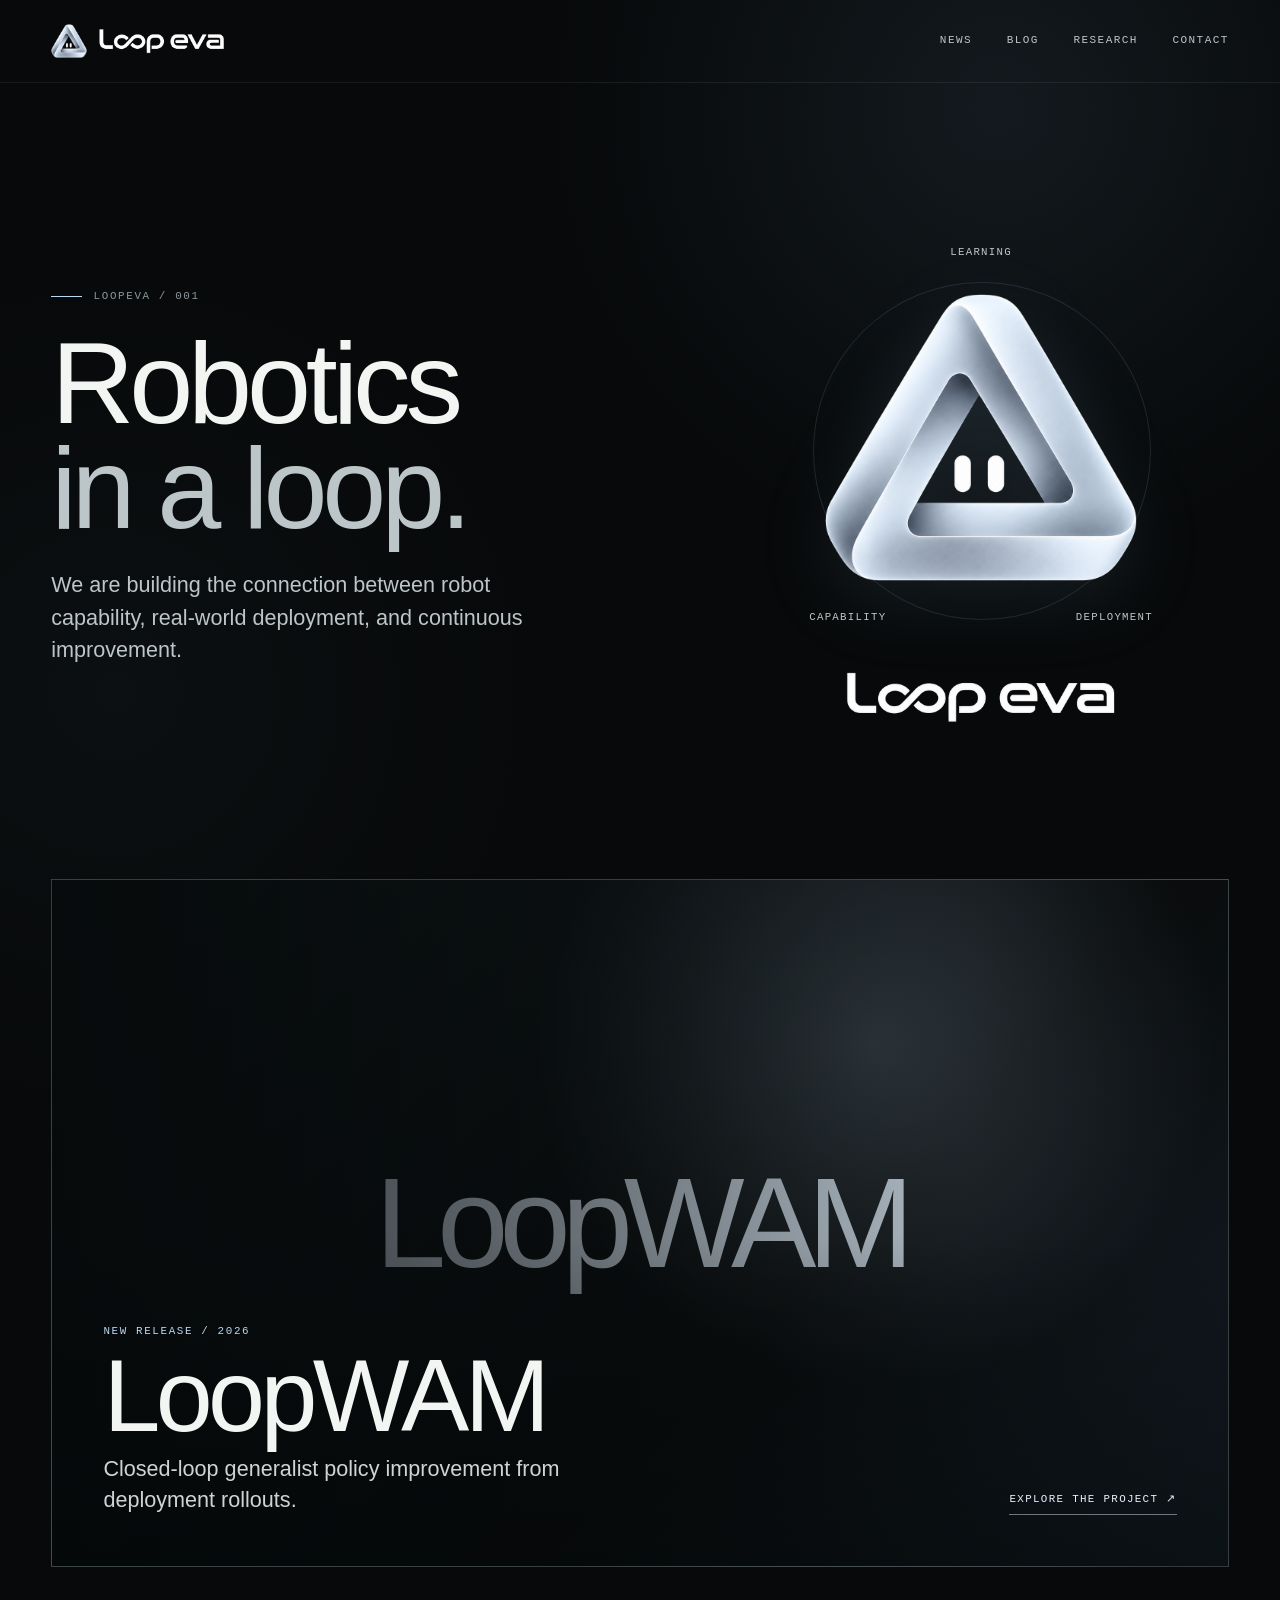
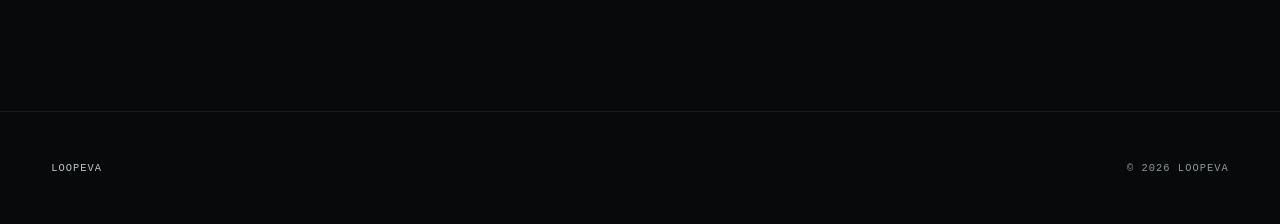
<file: index.html>
<!doctype html>
<html lang="en">
  <head>
    <meta charset="utf-8" />
    <meta name="viewport" content="width=device-width, initial-scale=1" />
    <meta name="description" content="LoopEva builds the connection between robot capability, real-world deployment, and continuous improvement." />
    <title>LoopEva — Robotics in a loop</title>
    <link rel="icon" type="image/png" href="assets/loopeva-mark.png" />
    <link rel="stylesheet" href="styles.css" />
  </head>
  <body>
    <header class="site-header">
      <div class="header-inner">
        <a class="brand" href="index.html" aria-label="LoopEva home">
          <img class="brand-icon" src="assets/loopeva-mark.png" alt="" width="836" height="770" />
          <img class="brand-wordmark" src="assets/loopeva-wordmark.png" alt="LoopEva" width="808" height="158" />
        </a>
        <button class="menu-toggle" type="button" aria-expanded="false" aria-controls="site-nav">Menu</button>
        <nav class="site-nav" id="site-nav" aria-label="Primary navigation">
          <a href="#news">News</a>
          <a href="blog/">Blog</a>
          <a href="research/">Research</a>
          <a href="contact/">Contact</a>
        </nav>
      </div>
    </header>

    <main class="page-shell">
      <section class="hero" aria-labelledby="hero-title">
        <div>
          <div class="eyebrow">LoopEva / 001</div>
          <h1 id="hero-title">Robotics<br /><span>in a loop.</span></h1>
          <p class="hero-lede">We are building the connection between robot capability, real-world deployment, and continuous improvement.</p>
        </div>
        <div class="hero-visual" aria-hidden="true">
          <div class="hero-emblem">
            <img class="hero-mark" src="assets/loopeva-mark.png" alt="" width="836" height="770" />
            <span class="hero-corner hero-corner-top">Learning</span>
            <span class="hero-corner hero-corner-left">Capability</span>
            <span class="hero-corner hero-corner-right">Deployment</span>
          </div>
          <img class="hero-wordmark" src="assets/loopeva-wordmark.png" alt="" width="808" height="158" />
        </div>
      </section>

      <section class="release-feed" id="news" aria-label="Latest releases">
        <article class="release-card" aria-labelledby="loopwam-release-title">
          <div class="release-media release-media-video">
            <video
              autoplay
              muted
              loop
              playsinline
              preload="metadata"
              poster="https://loop-wam.github.io/assets/posters/overview.jpg"
              aria-label="LoopWAM overview: multi-task improvement and shirt folding"
            >
              <source src="https://loop-wam.github.io/assets/videos/overview.mp4" type="video/mp4" />
              Your browser does not support embedded video.
            </video>
            <div class="release-media-fallback" aria-hidden="true">
              <span>LoopWAM</span>
            </div>
            <div class="release-overlay">
              <div class="release-overlay-copy">
                <p class="release-status">New release / 2026</p>
                <h2 id="loopwam-release-title">LoopWAM</h2>
                <p>Closed-loop generalist policy improvement from deployment rollouts.</p>
              </div>
              <a class="release-overlay-link" href="https://loop-wam.github.io/" target="_blank" rel="noopener noreferrer">Explore the project <span aria-hidden="true">↗</span></a>
            </div>
          </div>
        </article>
      </section>
    </main>

    <footer class="site-footer">
      <div class="site-footer-inner">
        <p class="footer-mark">LoopEva</p>
        <p>© <span data-year>2026</span> LoopEva</p>
      </div>
    </footer>
    <script src="script.js"></script>
  </body>
</html>
</file>
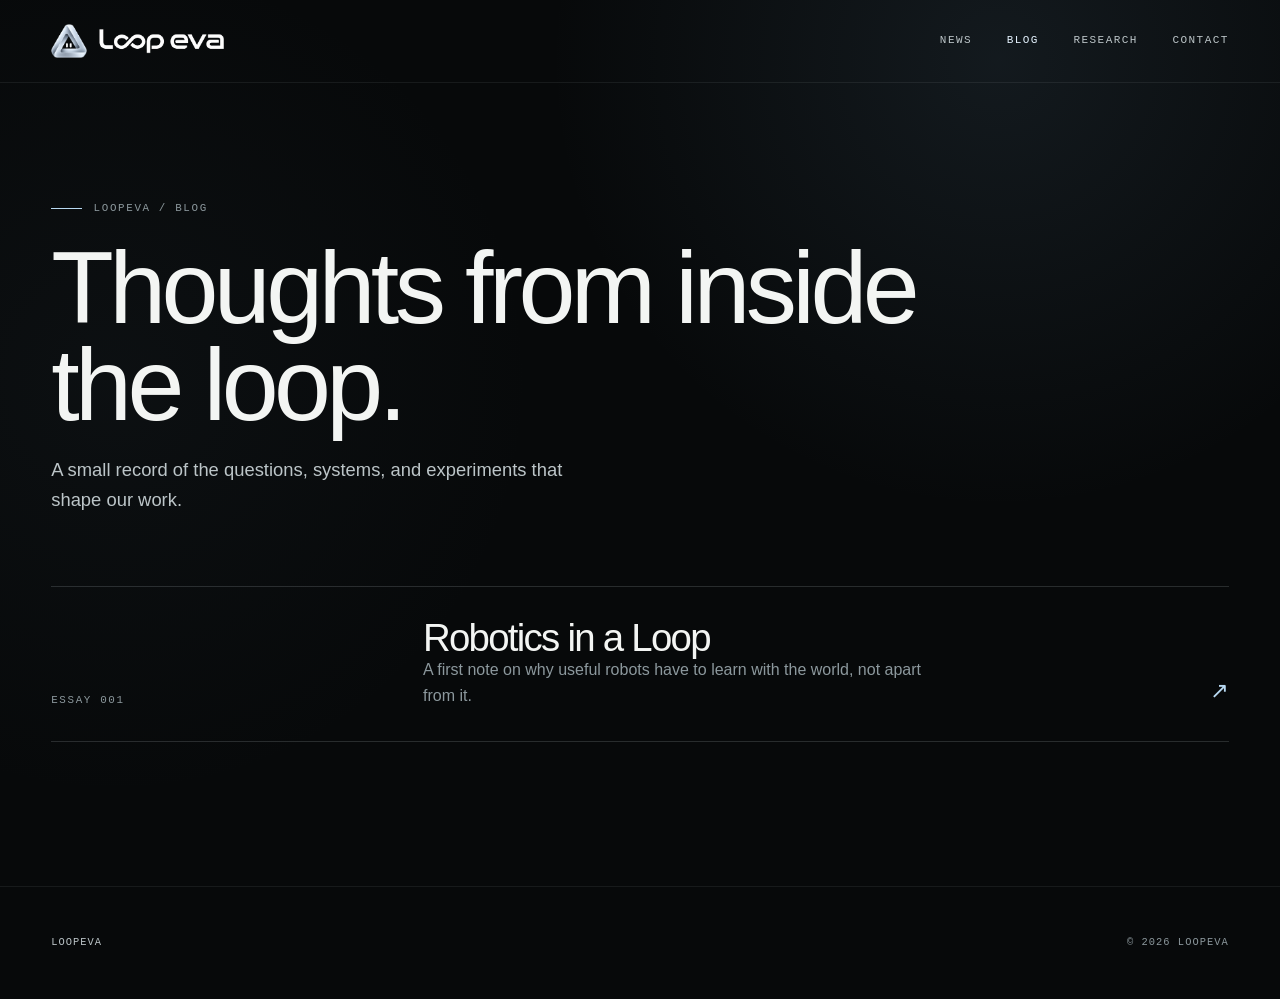
<file: blog/index.html>
<!doctype html>
<html lang="en">
  <head>
    <meta charset="utf-8" />
    <meta name="viewport" content="width=device-width, initial-scale=1" />
    <meta name="description" content="Notes from LoopEva." />
    <title>Blog — LoopEva</title>
    <link rel="icon" type="image/png" href="../assets/loopeva-mark.png" />
    <link rel="stylesheet" href="../styles.css" />
  </head>
  <body>
    <header class="site-header">
      <div class="header-inner">
        <a class="brand" href="../" aria-label="LoopEva home"><img class="brand-icon" src="../assets/loopeva-mark.png" alt="" width="836" height="770" /><img class="brand-wordmark" src="../assets/loopeva-wordmark.png" alt="LoopEva" width="808" height="158" /></a>
        <button class="menu-toggle" type="button" aria-expanded="false" aria-controls="site-nav">Menu</button>
        <nav class="site-nav" id="site-nav" aria-label="Primary navigation">
          <a href="../#news">News</a>
          <a href="./" aria-current="page">Blog</a>
          <a href="../research/">Research</a>
          <a href="../contact/">Contact</a>
        </nav>
      </div>
    </header>

    <main class="page-shell">
      <section class="page-intro">
        <div class="eyebrow">LoopEva / Blog</div>
        <h1>Thoughts from inside the loop.</h1>
        <p>A small record of the questions, systems, and experiments that shape our work.</p>
      </section>

      <section class="post-list" aria-label="Blog posts">
        <a class="post-card" href="robotics-in-a-loop.html">
          <div class="meta">Essay 001</div>
          <div>
            <h2>Robotics in a Loop</h2>
            <p>A first note on why useful robots have to learn with the world, not apart from it.</p>
          </div>
          <span class="arrow" aria-hidden="true">↗</span>
        </a>
      </section>
    </main>

    <footer class="site-footer">
      <div class="site-footer-inner">
        <p class="footer-mark">LoopEva</p>
        <p>© <span data-year>2026</span> LoopEva</p>
      </div>
    </footer>
    <script src="../script.js"></script>
  </body>
</html>
</file>
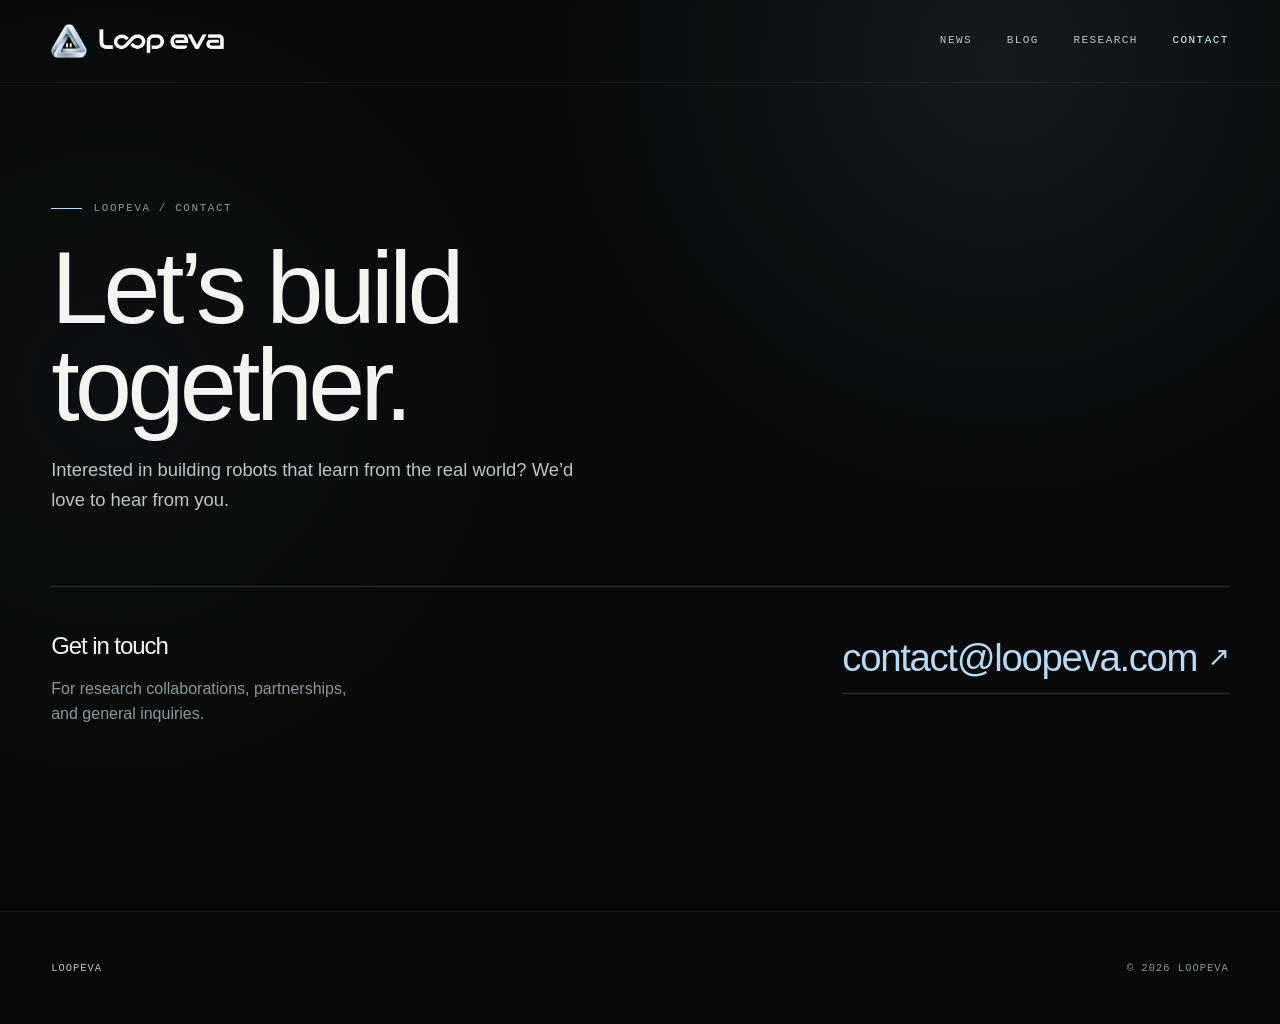
<file: contact/index.html>
<!doctype html>
<html lang="en">
  <head>
    <meta charset="utf-8" />
    <meta name="viewport" content="width=device-width, initial-scale=1" />
    <meta name="description" content="Get in touch with LoopEva for research collaborations, partnerships, and general inquiries at contact@loopeva.com." />
    <title>Contact — LoopEva</title>
    <link rel="icon" type="image/png" href="../assets/loopeva-mark.png" />
    <link rel="stylesheet" href="../styles.css" />
  </head>
  <body>
    <header class="site-header">
      <div class="header-inner">
        <a class="brand" href="../" aria-label="LoopEva home"><img class="brand-icon" src="../assets/loopeva-mark.png" alt="" width="836" height="770" /><img class="brand-wordmark" src="../assets/loopeva-wordmark.png" alt="LoopEva" width="808" height="158" /></a>
        <button class="menu-toggle" type="button" aria-expanded="false" aria-controls="site-nav">Menu</button>
        <nav class="site-nav" id="site-nav" aria-label="Primary navigation">
          <a href="../#news">News</a>
          <a href="../blog/">Blog</a>
          <a href="../research/">Research</a>
          <a href="./" aria-current="page">Contact</a>
        </nav>
      </div>
    </header>

    <main class="page-shell">
      <section class="page-intro">
        <div class="eyebrow">LoopEva / Contact</div>
        <h1>Let’s build<br />together.</h1>
        <p>Interested in building robots that learn from the real world? We’d love to hear from you.</p>
      </section>
      <section class="contact-details" aria-labelledby="contact-email-title">
        <div>
          <h2 id="contact-email-title">Get in touch</h2>
          <p>For research collaborations, partnerships,<br />and general inquiries.</p>
        </div>
        <a class="contact-email" href="mailto:contact@loopeva.com">contact@loopeva.com<span aria-hidden="true">↗</span></a>
      </section>
    </main>

    <footer class="site-footer">
      <div class="site-footer-inner">
        <p class="footer-mark">LoopEva</p>
        <p>© <span data-year>2026</span> LoopEva</p>
      </div>
    </footer>
    <script src="../script.js"></script>
  </body>
</html>
</file>
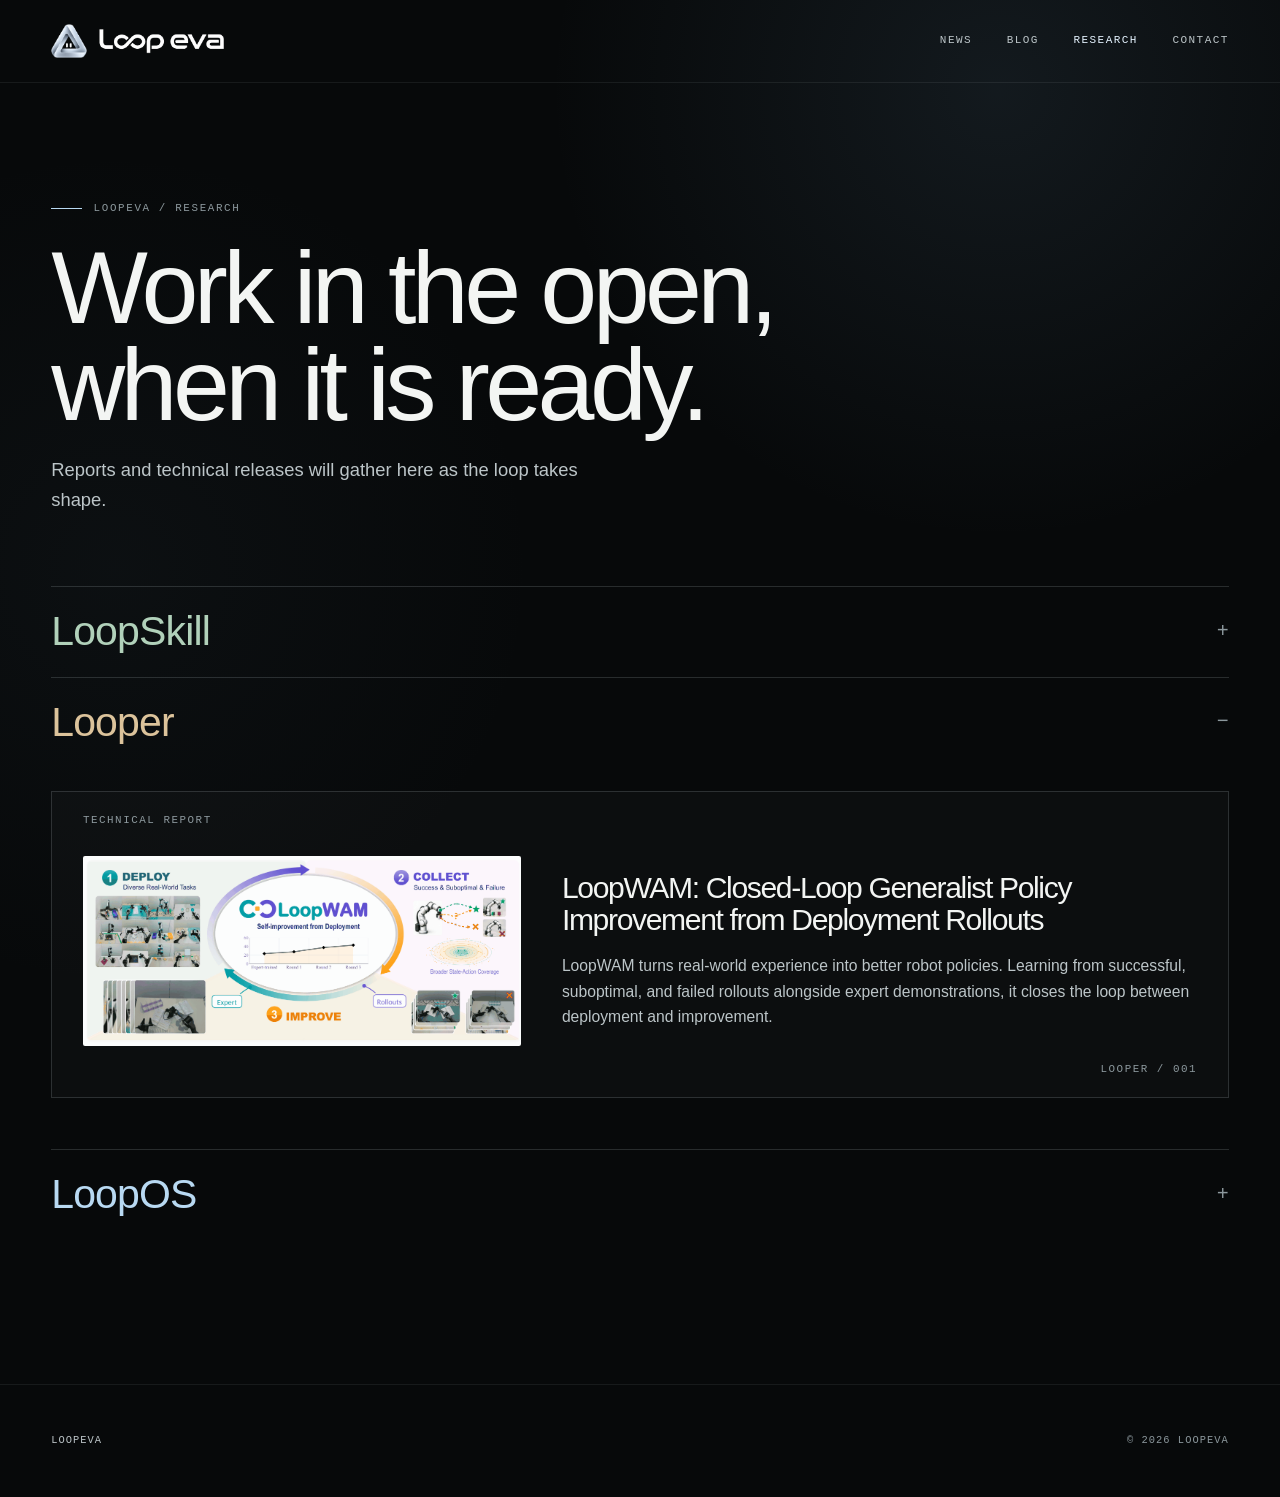
<file: research/index.html>
<!doctype html>
<html lang="en">
  <head>
    <meta charset="utf-8" />
    <meta name="viewport" content="width=device-width, initial-scale=1" />
    <meta name="description" content="Research releases from LoopEva." />
    <title>Research — LoopEva</title>
    <link rel="icon" type="image/png" href="../assets/loopeva-mark.png" />
    <link rel="stylesheet" href="../styles.css" />
  </head>
  <body>
    <header class="site-header">
      <div class="header-inner">
        <a class="brand" href="../" aria-label="LoopEva home"><img class="brand-icon" src="../assets/loopeva-mark.png" alt="" width="836" height="770" /><img class="brand-wordmark" src="../assets/loopeva-wordmark.png" alt="LoopEva" width="808" height="158" /></a>
        <button class="menu-toggle" type="button" aria-expanded="false" aria-controls="site-nav">Menu</button>
        <nav class="site-nav" id="site-nav" aria-label="Primary navigation">
          <a href="../#news">News</a>
          <a href="../blog/">Blog</a>
          <a href="./" aria-current="page">Research</a>
          <a href="../contact/">Contact</a>
        </nav>
      </div>
    </header>

    <main class="page-shell">
      <section class="page-intro">
        <div class="eyebrow">LoopEva / Research</div>
        <h1>Work in the open, when it is ready.</h1>
        <p>Reports and technical releases will gather here as the loop takes shape.</p>
      </section>

      <section class="research-groups" aria-label="Research groups">
        <details class="research-panel research-panel-skill" id="loopskill-panel">
          <summary class="research-group-title" id="loopskill-title">LoopSkill</summary>
          <p class="research-coming-soon">Coming soon</p>
        </details>

        <details class="research-panel research-panel-looper" id="looper-panel" open>
          <summary class="research-group-title" id="looper-title">Looper</summary>
          <article class="research-release" aria-labelledby="loopwam-title">
            <div class="research-release-kicker">Technical report</div>
            <a class="research-project-media" href="https://loop-wam.github.io/" target="_blank" rel="noopener noreferrer" aria-label="Open the LoopWAM project page">
              <img src="../assets/loopwam-teaser.gif" alt="LoopWAM: deploy, collect, and improve through real-world experience." width="1200" height="519" loading="lazy" />
            </a>
            <div class="research-release-copy">
              <h3 id="loopwam-title">LoopWAM: Closed-Loop Generalist Policy Improvement from Deployment Rollouts</h3>
              <p class="research-release-description">LoopWAM turns real-world experience into better robot policies. Learning from successful, suboptimal, and failed rollouts alongside expert demonstrations, it closes the loop between deployment and improvement.</p>
            </div>
            <div class="research-release-series">Looper / 001</div>
          </article>
        </details>

        <details class="research-panel research-panel-os" id="loopos-panel">
          <summary class="research-group-title" id="loopos-title">LoopOS</summary>
          <p class="research-coming-soon">Coming soon</p>
        </details>
      </section>
    </main>

    <footer class="site-footer">
      <div class="site-footer-inner">
        <p class="footer-mark">LoopEva</p>
        <p>© <span data-year>2026</span> LoopEva</p>
      </div>
    </footer>
    <script src="../script.js"></script>
  </body>
</html>
</file>
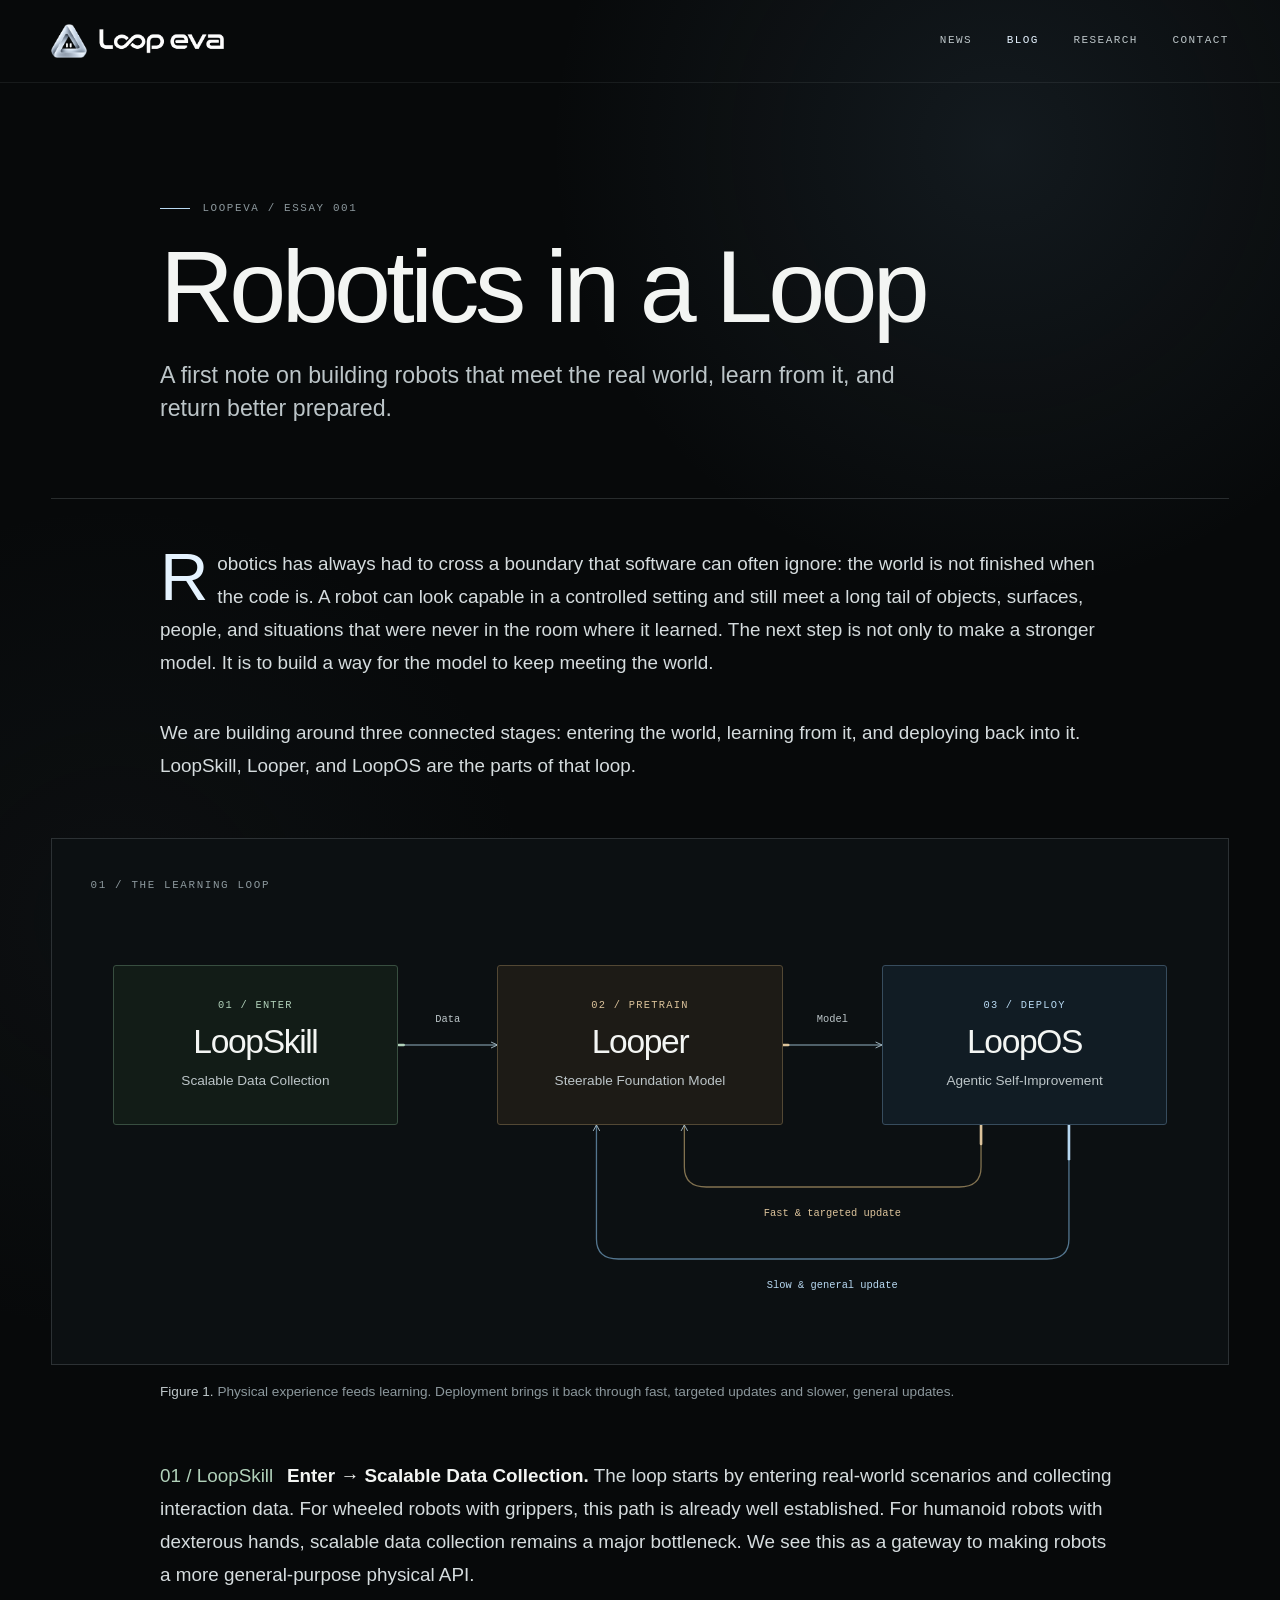
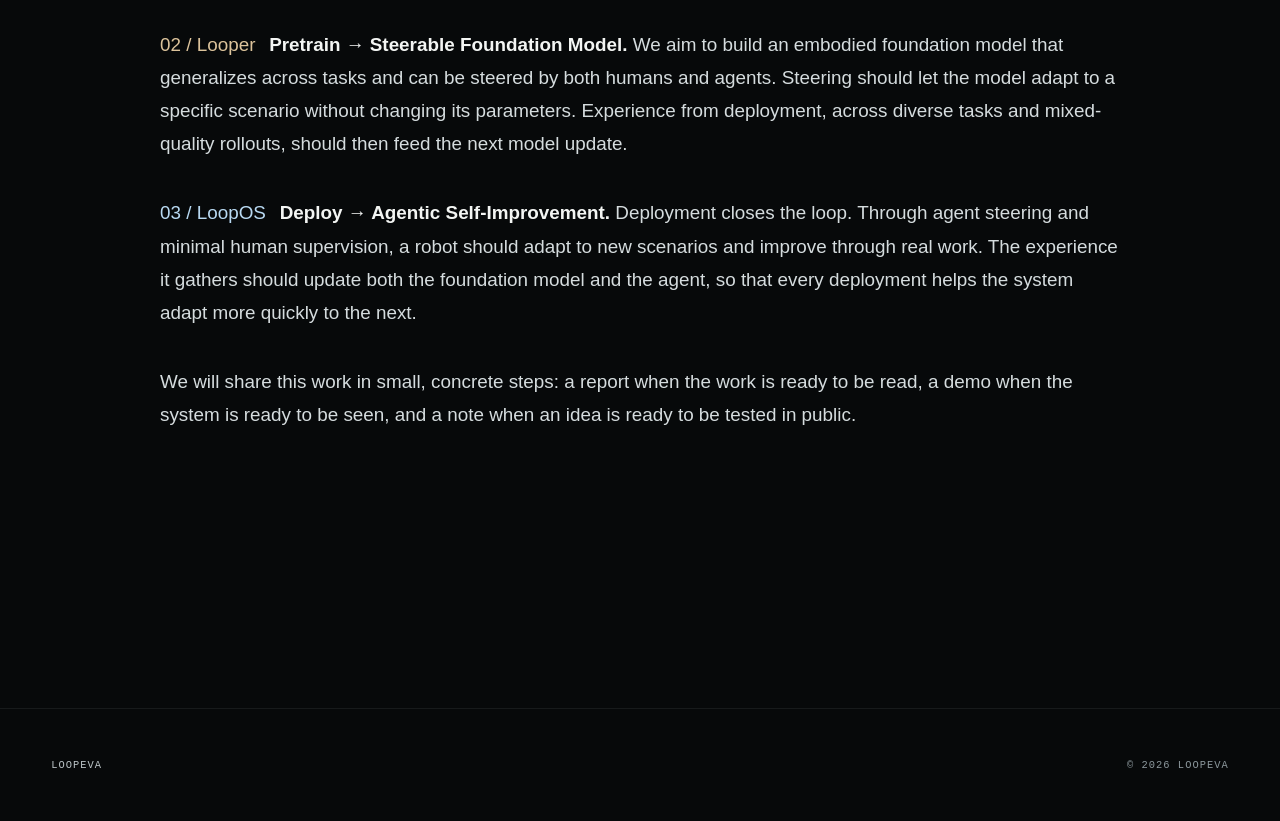
<file: blog/robotics-in-a-loop.html>
<!doctype html>
<html lang="en">
  <head>
    <meta charset="utf-8" />
    <meta name="viewport" content="width=device-width, initial-scale=1" />
    <meta name="description" content="Robotics in a Loop — a first note from LoopEva." />
    <title>Robotics in a Loop — LoopEva</title>
    <link rel="icon" type="image/png" href="../assets/loopeva-mark.png" />
    <link rel="stylesheet" href="../styles.css" />
  </head>
  <body>
    <header class="site-header">
      <div class="header-inner">
        <a class="brand" href="../" aria-label="LoopEva home"><img class="brand-icon" src="../assets/loopeva-mark.png" alt="" width="836" height="770" /><img class="brand-wordmark" src="../assets/loopeva-wordmark.png" alt="LoopEva" width="808" height="158" /></a>
        <button class="menu-toggle" type="button" aria-expanded="false" aria-controls="site-nav">Menu</button>
        <nav class="site-nav" id="site-nav" aria-label="Primary navigation">
          <a href="../#news">News</a>
          <a href="./" aria-current="page">Blog</a>
          <a href="../research/">Research</a>
          <a href="../contact/">Contact</a>
        </nav>
      </div>
    </header>

    <main class="page-shell">
      <article class="article">
        <header class="article-header">
          <div class="eyebrow">LoopEva / Essay 001</div>
          <h1>Robotics in a Loop</h1>
          <p class="article-dek">A first note on building robots that meet the real world, learn from it, and return better prepared.</p>
        </header>
        <div class="article-body">
          <p>Robotics has always had to cross a boundary that software can often ignore: the world is not finished when the code is. A robot can look capable in a controlled setting and still meet a long tail of objects, surfaces, people, and situations that were never in the room where it learned. The next step is not only to make a stronger model. It is to build a way for the model to keep meeting the world.</p>
          <p>We are building around three connected stages: entering the world, learning from it, and deploying back into it. LoopSkill, Looper, and LoopOS are the parts of that loop.</p>
          <figure class="loop-figure">
            <div class="loop-figure-frame">
              <div class="loop-figure-header">
                <span class="meta">01 / The learning loop</span>
              </div>
              <div class="loop-diagram" id="learning-loop" role="img" aria-label="LoopSkill provides scalable data collection for Looper, a steerable foundation model. LoopOS enables agentic self-improvement. Two paths return from LoopOS to Looper: fast and targeted updates, and slow and general updates.">
                <svg class="flow-connections flow-connections-wide" viewBox="0 0 1000 432" preserveAspectRatio="none" aria-hidden="true" focusable="false">
                  <defs>
                    <marker id="flow-arrow-wide" viewBox="0 0 10 10" refX="9" refY="5" markerWidth="6" markerHeight="6" orient="auto-start-reverse">
                      <path d="M1 1 L9 5 L1 9" fill="none" stroke="#a8bcc6" stroke-width="1.2" />
                    </marker>
                  </defs>
                  <g class="flow-tracks" marker-end="url(#flow-arrow-wide)">
                    <path d="M280 152 H370" />
                    <path d="M630 152 H720" />
                    <path class="flow-track-fast" d="M810 232 V274 Q810 294 790 294 H560 Q540 294 540 274 V232" />
                    <path class="flow-track-slow" d="M890 232 V346 Q890 366 870 366 H480 Q460 366 460 346 V232" />
                  </g>
                  <g class="flow-pulses">
                    <path class="flow-pulse flow-pulse-data" pathLength="100" d="M280 152 H370" />
                    <path class="flow-pulse flow-pulse-policy" pathLength="100" d="M630 152 H720" />
                    <path class="flow-pulse flow-pulse-fast" pathLength="100" d="M810 232 V274 Q810 294 790 294 H560 Q540 294 540 274 V232" />
                    <path class="flow-pulse flow-pulse-slow" pathLength="100" d="M890 232 V346 Q890 366 870 366 H480 Q460 366 460 346 V232" />
                  </g>
                </svg>
                <svg class="flow-connections flow-connections-narrow" viewBox="0 0 400 700" preserveAspectRatio="none" aria-hidden="true" focusable="false">
                  <defs>
                    <marker id="flow-arrow-narrow" viewBox="0 0 10 10" refX="9" refY="5" markerWidth="6" markerHeight="6" orient="auto-start-reverse">
                      <path d="M1 1 L9 5 L1 9" fill="none" stroke="#a8bcc6" stroke-width="1.2" />
                    </marker>
                  </defs>
                  <g class="flow-tracks" marker-end="url(#flow-arrow-narrow)">
                    <path d="M152 188 V268" />
                    <path d="M152 432 V512" />
                    <path class="flow-track-fast" d="M304 562 H324 Q336 562 336 550 V394 Q336 382 324 382 H304" />
                    <path class="flow-track-slow" d="M304 626 H368 Q388 626 388 606 V330 Q388 310 368 310 H304" />
                  </g>
                  <g class="flow-pulses">
                    <path class="flow-pulse flow-pulse-data" pathLength="100" d="M152 188 V268" />
                    <path class="flow-pulse flow-pulse-policy" pathLength="100" d="M152 432 V512" />
                    <path class="flow-pulse flow-pulse-fast" pathLength="100" d="M304 562 H324 Q336 562 336 550 V394 Q336 382 324 382 H304" />
                    <path class="flow-pulse flow-pulse-slow" pathLength="100" d="M304 626 H368 Q388 626 388 606 V330 Q388 310 368 310 H304" />
                  </g>
                </svg>
                <div class="flow-node flow-node-skill" aria-hidden="true">
                  <span class="flow-stage">01 / Enter</span>
                  <span class="flow-name">LoopSkill</span>
                  <span class="flow-purpose">Scalable Data Collection</span>
                </div>
                <div class="flow-node flow-node-looper" aria-hidden="true">
                  <span class="flow-stage">02 / Pretrain</span>
                  <span class="flow-name">Looper</span>
                  <span class="flow-purpose">Steerable Foundation Model</span>
                </div>
                <div class="flow-node flow-node-os" aria-hidden="true">
                  <span class="flow-stage">03 / Deploy</span>
                  <span class="flow-name">LoopOS</span>
                  <span class="flow-purpose">Agentic Self-Improvement</span>
                </div>
                <span class="flow-label flow-label-data" aria-hidden="true">Data</span>
                <span class="flow-label flow-label-policy" aria-hidden="true">Model</span>
                <span class="flow-label flow-label-fast" aria-hidden="true">Fast &amp; targeted update</span>
                <span class="flow-label flow-label-slow" aria-hidden="true">Slow &amp; general update</span>
              </div>
            </div>
            <figcaption><span>Figure 1.</span> Physical experience feeds learning. Deployment brings it back through fast, targeted updates and slower, general updates.</figcaption>
          </figure>
          <div class="roadmap-notes">
            <p class="roadmap-note"><span class="roadmap-label roadmap-label-skill">01 / LoopSkill</span> <strong id="enter-title">Enter → Scalable Data Collection.</strong> The loop starts by entering real-world scenarios and collecting interaction data. For wheeled robots with grippers, this path is already well established. For humanoid robots with dexterous hands, scalable data collection remains a major bottleneck. We see this as a gateway to making robots a more general-purpose physical API.</p>
            <p class="roadmap-note"><span class="roadmap-label roadmap-label-looper">02 / Looper</span> <strong id="pretrain-title">Pretrain → Steerable Foundation Model.</strong> We aim to build an embodied foundation model that generalizes across tasks and can be steered by both humans and agents. Steering should let the model adapt to a specific scenario without changing its parameters. Experience from deployment, across diverse tasks and mixed-quality rollouts, should then feed the next model update.</p>
            <p class="roadmap-note"><span class="roadmap-label roadmap-label-os">03 / LoopOS</span> <strong id="deploy-title">Deploy → Agentic Self-Improvement.</strong> Deployment closes the loop. Through agent steering and minimal human supervision, a robot should adapt to new scenarios and improve through real work. The experience it gathers should update both the foundation model and the agent, so that every deployment helps the system adapt more quickly to the next.</p>
          </div>
          <p>We will share this work in small, concrete steps: a report when the work is ready to be read, a demo when the system is ready to be seen, and a note when an idea is ready to be tested in public.</p>
        </div>
      </article>
    </main>

    <footer class="site-footer">
      <div class="site-footer-inner">
        <p class="footer-mark">LoopEva</p>
        <p>© <span data-year>2026</span> LoopEva</p>
      </div>
    </footer>
    <script src="../script.js"></script>
  </body>
</html>
</file>
<file: styles.css>
:root {
  --bg: #07090a;
  --surface: #0c1012;
  --surface-strong: #101518;
  --text: #f3f5f3;
  --muted: #8c989d;
  --muted-strong: #bcc5c8;
  --line: rgba(213, 224, 227, 0.16);
  --line-soft: rgba(213, 224, 227, 0.08);
  --accent: #b8d9f2;
  --accent-bright: #e5f3ff;
  --max-width: 1180px;
  --page-pad: clamp(1.35rem, 4vw, 4.5rem);
  --sans: "Helvetica Neue", Helvetica, Arial, ui-sans-serif, system-ui, sans-serif;
  --mono: "SFMono-Regular", "Roboto Mono", "Cascadia Code", Consolas, monospace;
}

* {
  box-sizing: border-box;
}

html {
  background: var(--bg);
  color-scheme: dark;
  scroll-behavior: smooth;
}

body {
  min-width: 320px;
  margin: 0;
  background:
    radial-gradient(circle at 78% 6%, rgba(93, 127, 153, 0.14), transparent 28rem),
    radial-gradient(circle at 9% 38%, rgba(65, 84, 98, 0.09), transparent 26rem),
    var(--bg);
  color: var(--text);
  font-family: var(--sans);
  font-size: 16px;
  line-height: 1.6;
  -webkit-font-smoothing: antialiased;
}

body::before {
  position: fixed;
  z-index: -1;
  inset: 0;
  pointer-events: none;
  background-image:
    linear-gradient(rgba(255, 255, 255, 0.018) 1px, transparent 1px),
    linear-gradient(90deg, rgba(255, 255, 255, 0.018) 1px, transparent 1px);
  background-size: 72px 72px;
  mask-image: linear-gradient(to bottom, black, transparent 68%);
  content: "";
}

::selection {
  background: rgba(184, 217, 242, 0.3);
  color: var(--text);
}

a {
  color: inherit;
  text-decoration: none;
}

img {
  display: block;
  max-width: 100%;
}

button,
a {
  -webkit-tap-highlight-color: transparent;
}

.site-header {
  position: relative;
  z-index: 10;
  border-bottom: 1px solid var(--line-soft);
}

.header-inner,
.page-shell,
.site-footer-inner {
  width: min(calc(100% - (var(--page-pad) * 2)), var(--max-width));
  margin: 0 auto;
}

.header-inner {
  display: flex;
  min-height: 82px;
  align-items: center;
  justify-content: space-between;
  gap: 2rem;
}

.brand {
  display: inline-flex;
  align-items: center;
  flex-shrink: 0;
  gap: 0.65rem;
}

.brand .brand-icon {
  width: 36px;
  height: auto;
}

.brand .brand-wordmark {
  width: 128px;
  height: auto;
}

.site-nav {
  display: flex;
  align-items: center;
  gap: clamp(1rem, 2.7vw, 2.6rem);
}

.site-nav a,
.menu-toggle {
  color: var(--muted-strong);
  font-family: var(--mono);
  font-size: 0.69rem;
  letter-spacing: 0.13em;
  text-transform: uppercase;
  transition: color 180ms ease;
}

.site-nav a:hover,
.site-nav a[aria-current="page"] {
  color: var(--accent-bright);
}

.menu-toggle {
  display: none;
  border: 0;
  padding: 0.4rem 0;
  background: transparent;
  cursor: pointer;
}

.page-shell {
  padding-bottom: 9rem;
}

.hero {
  display: grid;
  min-height: min(780px, calc(100vh - 82px));
  grid-template-columns: minmax(0, 1.1fr) minmax(280px, 0.9fr);
  align-items: center;
  gap: clamp(2rem, 6vw, 8rem);
  padding: clamp(5rem, 12vh, 10rem) 0 clamp(5rem, 11vh, 9rem);
}

.eyebrow,
.meta,
.card-kicker {
  color: var(--muted);
  font-family: var(--mono);
  font-size: 0.68rem;
  letter-spacing: 0.15em;
  line-height: 1.5;
  text-transform: uppercase;
}

.eyebrow {
  display: flex;
  align-items: center;
  gap: 0.75rem;
}

.eyebrow::before {
  width: 1.9rem;
  height: 1px;
  background: var(--accent);
  content: "";
}

h1,
h2,
h3,
p {
  margin-top: 0;
}

h1,
h2,
h3 {
  font-weight: 400;
  letter-spacing: -0.045em;
}

.hero h1 {
  max-width: 760px;
  margin: 1.65rem 0 1.8rem;
  font-size: clamp(4rem, 9vw, 8.6rem);
  line-height: 0.91;
}

.hero h1 span {
  color: var(--muted-strong);
}

.hero-lede {
  max-width: 30rem;
  margin-bottom: 0;
  color: var(--muted-strong);
  font-size: clamp(1.08rem, 1.7vw, 1.35rem);
  line-height: 1.5;
}

.hero-visual {
  display: flex;
  width: min(100%, 430px);
  margin-inline: auto;
  flex-direction: column;
  align-items: center;
}

.hero-emblem {
  position: relative;
  width: 100%;
  aspect-ratio: 1;
}

.hero-emblem::before {
  position: absolute;
  top: 12%;
  left: 11%;
  width: 78%;
  height: 78%;
  border: 1px solid rgba(184, 217, 242, 0.12);
  border-radius: 50%;
  background: radial-gradient(circle, rgba(184, 217, 242, 0.035), transparent 70%);
  content: "";
  pointer-events: none;
}

.hero-mark {
  position: absolute;
  top: 14%;
  left: 13%;
  width: 74%;
  height: auto;
  filter: drop-shadow(0 1.4rem 2.2rem rgba(125, 168, 198, 0.12));
}

.hero-corner {
  position: absolute;
  transform: translateX(-50%);
  color: var(--muted-strong);
  font-family: var(--mono);
  font-size: clamp(0.56rem, 0.9vw, 0.67rem);
  letter-spacing: 0.12em;
  text-transform: uppercase;
}

.hero-corner-top { top: 3%; left: 50%; }
.hero-corner-left { top: 88%; left: 19%; }
.hero-corner-right { top: 88%; left: 81%; }

.hero-wordmark {
  width: 64%;
  height: auto;
  margin-top: 0.6rem;
}

.release-feed {
  display: grid;
  grid-template-columns: minmax(0, 1fr);
  gap: clamp(3rem, 7vw, 7rem);
  padding-top: 1rem;
}

.release-media {
  width: 100%;
  aspect-ratio: 16 / 9;
  overflow: hidden;
  border: 1px solid var(--line);
  background: var(--surface);
}

.release-media video {
  display: block;
  width: 100%;
  height: 100%;
  object-fit: cover;
}

.release-media-video {
  position: relative;
  isolation: isolate;
  min-height: clamp(25rem, 54vw, 43rem);
  border-color: rgba(213, 224, 227, 0.22);
  background:
    radial-gradient(circle at 70% 24%, rgba(184, 217, 242, 0.22), transparent 35%),
    linear-gradient(135deg, #10191c, #0a0c0d 62%, #16212a);
}

.release-media-video video {
  position: relative;
  z-index: 1;
}

.release-media-video::after {
  position: absolute;
  z-index: 1;
  inset: 0;
  background: linear-gradient(90deg, rgba(5, 8, 9, 0.85) 0%, rgba(5, 8, 9, 0.48) 43%, rgba(5, 8, 9, 0.1) 78%), linear-gradient(0deg, rgba(5, 8, 9, 0.62), transparent 48%);
  content: "";
  pointer-events: none;
}

.release-media-fallback {
  position: absolute;
  z-index: 0;
  inset: 0;
  display: grid;
  padding: 2rem;
  place-items: center;
  color: rgba(229, 243, 255, 0.82);
  font-size: clamp(3rem, 10vw, 9rem);
  letter-spacing: -0.07em;
}

.release-overlay {
  position: absolute;
  z-index: 2;
  inset: 0;
  display: flex;
  align-items: flex-end;
  justify-content: space-between;
  gap: 2rem;
  padding: clamp(1.4rem, 4vw, 4rem);
}

.release-overlay-copy {
  max-width: 39rem;
}

.release-overlay-copy h2 {
  margin: 0.75rem 0 0.9rem;
  color: var(--text);
  font-size: clamp(3.2rem, 8vw, 8.5rem);
  line-height: 0.86;
}

.release-overlay-copy > p:last-child {
  max-width: 31rem;
  margin: 0;
  color: rgba(243, 245, 243, 0.86);
  font-size: clamp(1rem, 1.7vw, 1.35rem);
  line-height: 1.4;
}

.release-overlay-link,
.text-link {
  display: inline-flex;
  align-items: center;
  gap: 0.5rem;
  color: var(--accent-bright);
  font-family: var(--mono);
  font-size: 0.68rem;
  letter-spacing: 0.12em;
  text-transform: uppercase;
  white-space: nowrap;
}

.release-overlay-link {
  padding-bottom: 0.35rem;
  border-bottom: 1px solid rgba(229, 243, 255, 0.45);
  transition: border-color 180ms ease, color 180ms ease;
}

.release-overlay-link:hover,
.text-link:hover {
  border-color: var(--accent-bright);
  color: #fff;
}

.release-status {
  margin: 0;
  color: var(--accent);
  font-family: var(--mono);
  font-size: 0.68rem;
  letter-spacing: 0.15em;
  text-transform: uppercase;
}

.arrow {
  padding-bottom: 1.4rem;
  color: var(--accent);
  font-size: 1.4rem;
}

.page-intro {
  max-width: 56rem;
  padding: clamp(6rem, 13vh, 10rem) 0 clamp(4rem, 8vh, 7rem);
}

.page-intro h1 {
  margin: 1.5rem 0 1.4rem;
  font-size: clamp(3.7rem, 8vw, 7.8rem);
  line-height: 0.94;
}

.page-intro p {
  max-width: 35rem;
  margin-bottom: 0;
  color: var(--muted-strong);
  font-size: 1.15rem;
}

.post-list {
  border-top: 1px solid var(--line);
}

.post-card {
  display: grid;
  grid-template-columns: 0.9fr 2fr auto;
  gap: 2rem;
  align-items: end;
  padding: 2rem 0;
  border-bottom: 1px solid var(--line);
  transition: color 180ms ease;
}

.post-card:hover h2 {
  color: var(--accent-bright);
}

.post-card h2 {
  margin: 0;
  font-size: clamp(1.75rem, 3vw, 3rem);
  line-height: 1;
  transition: color 180ms ease;
}

.post-card p {
  max-width: 33rem;
  margin: 0;
  color: var(--muted);
}

.post-card .arrow {
  padding-bottom: 0;
}

.article {
  --article-width: 960px;
  width: 100%;
  padding-bottom: 6rem;
}

.article-header {
  max-width: var(--article-width);
  margin-inline: auto;
  padding: clamp(6rem, 13vh, 10rem) 0 4.5rem;
}

.article-header h1 {
  max-width: 60rem;
  margin: 1.5rem 0;
  font-size: clamp(3.8rem, 8vw, 7.5rem);
  line-height: 0.92;
}

.article-dek {
  max-width: 48rem;
  margin: 0;
  color: var(--muted-strong);
  font-size: clamp(1.15rem, 2vw, 1.45rem);
  line-height: 1.45;
}

.article-body {
  border-top: 1px solid var(--line);
  padding-top: 3rem;
}

.article-body > p,
.roadmap-note {
  max-width: var(--article-width);
  margin-inline: auto;
  margin-bottom: 2.3rem;
  color: #d5dcde;
  font-size: 1.18rem;
  line-height: 1.75;
}

.article-body > p:first-child::first-letter {
  float: left;
  margin: 0.2rem 0.55rem 0 0;
  color: var(--accent-bright);
  font-size: 4.2rem;
  line-height: 0.8;
}

.loop-figure {
  margin: 3.5rem 0;
}

.loop-figure-frame {
  padding: clamp(1rem, 3vw, 2.5rem);
  border: 1px solid var(--line);
  background: var(--surface);
}

.loop-figure-header {
  display: flex;
  align-items: center;
  justify-content: space-between;
  flex-wrap: wrap;
  gap: 0.5rem 1rem;
}

.loop-diagram {
  position: relative;
  height: 432px;
}

.flow-connections {
  position: absolute;
  inset: 0;
  width: 100%;
  height: 100%;
  overflow: visible;
  fill: none;
}

.flow-connections-narrow {
  display: none;
}

.flow-tracks > path {
  stroke: #667b86;
  stroke-width: 1.3;
  vector-effect: non-scaling-stroke;
}

.flow-tracks .flow-track-fast { stroke: #827250; }
.flow-tracks .flow-track-slow { stroke: #54768f; }

.flow-pulse {
  stroke: var(--accent-bright);
  stroke-width: 2.4;
  stroke-linecap: round;
  stroke-dasharray: 5 95;
  animation: flow-forward 3.5s linear infinite;
}

.flow-pulse-data {
  stroke: #b1d1ba;
}

.flow-pulse-policy {
  stroke: #dcc39b;
  animation-delay: -1.5s;
}

.flow-pulse-fast {
  stroke: #dcc39b;
  animation-duration: 2.4s;
  animation-delay: -0.6s;
}

.flow-pulse-slow {
  stroke: var(--accent);
  animation-duration: 9s;
  animation-delay: -3s;
}

@keyframes flow-forward {
  to { stroke-dashoffset: -100; }
}

.flow-node {
  position: absolute;
  top: 72px;
  display: flex;
  width: 26%;
  height: 160px;
  flex-direction: column;
  align-items: center;
  justify-content: center;
  border: 1px solid var(--node-line);
  border-radius: 3px;
  background: var(--node-bg);
  text-align: center;
}

.flow-node-skill {
  --node-line: #384e40;
  --node-bg: #121c17;
  --node-accent: #b1d1ba;
  left: 2%;
}

.flow-node-looper {
  --node-line: #534834;
  --node-bg: #1d1b16;
  --node-accent: #dcc39b;
  left: 37%;
}

.flow-node-os {
  --node-line: #374c5d;
  --node-bg: #111c24;
  --node-accent: var(--accent);
  left: 72%;
}

.flow-stage {
  color: var(--node-accent);
  font: 0.65rem var(--mono);
  letter-spacing: 0.12em;
  text-transform: uppercase;
}

.flow-name {
  margin-top: 0.65rem;
  font-size: clamp(1.65rem, 2.7vw, 2.1rem);
  letter-spacing: -0.04em;
  line-height: 1.25;
}

.flow-purpose {
  max-width: calc(100% - 1rem);
  margin-top: 0.45rem;
  color: var(--muted-strong);
  font-size: 0.85rem;
}

.flow-label {
  position: absolute;
  top: 120px;
  transform: translateX(-50%);
  color: var(--muted-strong);
  font: 0.65rem var(--mono);
  white-space: nowrap;
}

.flow-label-data { left: 32.5%; }
.flow-label-policy { left: 67.5%; }
.flow-label-fast { top: 314px; left: 67.5%; color: #dcc39b; }
.flow-label-slow { top: 386px; left: 67.5%; color: var(--accent); }

.loop-figure figcaption {
  max-width: var(--article-width);
  margin: 1rem auto 0;
  color: var(--muted);
  font-size: 0.85rem;
  line-height: 1.6;
}

.loop-figure figcaption span {
  color: var(--muted-strong);
}

.roadmap-notes {
  max-width: var(--article-width);
  margin: 0 auto;
}

.roadmap-label {
  margin-right: 0.45em;
  white-space: nowrap;
}

.roadmap-label-skill { color: #b1d1ba; }
.roadmap-label-looper { color: #dcc39b; }
.roadmap-label-os { color: var(--accent); }

.roadmap-note strong {
  color: var(--text);
  font-weight: 600;
}

@media (max-width: 860px) {
  .loop-diagram { height: 700px; }
  .flow-connections-wide { display: none; }
  .flow-connections-narrow { display: block; }

  .flow-node {
    left: 0;
    width: 76%;
    height: 164px;
  }

  .flow-node-skill { top: 24px; }
  .flow-node-looper { top: 268px; }
  .flow-node-os { top: 512px; }
  .flow-name { font-size: 2rem; }

  .flow-label-data,
  .flow-label-policy {
    left: calc(38% + 1rem);
    transform: none;
  }

  .flow-label-data { top: 220px; }
  .flow-label-policy { top: 464px; }
  .flow-label-fast,
  .flow-label-slow {
    top: 396px;
    writing-mode: vertical-rl;
    transform: rotate(180deg);
  }

  .flow-label-fast { left: 78%; }
  .flow-label-slow { left: 90%; }
}

.research-groups {
  border-top: 1px solid var(--line);
}

.research-panel {
  padding: 0 0 clamp(2rem, 4vw, 3.25rem);
  border-bottom: 1px solid var(--line);
}

.research-panel:last-child { border-bottom: 0; }

.research-group-title {
  display: flex;
  align-items: center;
  gap: 0.7rem;
  min-height: clamp(4rem, 7vw, 6rem);
  margin: 0 0 1.5rem;
  padding: 1.1rem 0;
  font-size: clamp(1.6rem, 3.2vw, 2.7rem);
  line-height: 1;
  letter-spacing: -0.02em;
  cursor: pointer;
  list-style: none;
  user-select: none;
}

.research-group-title::-webkit-details-marker {
  display: none;
}

.research-group-title::after {
  margin-left: auto;
  color: var(--muted);
  content: "+";
  font: 1.25rem / 1 var(--mono);
  letter-spacing: 0;
}

.research-panel[open] > .research-group-title::after {
  content: "−";
}

.research-panel:not([open]) {
  padding-bottom: 0;
}

.research-panel:not([open]) > .research-group-title {
  margin-bottom: 0;
}

.research-group-title:focus-visible {
  outline: 2px solid var(--accent);
  outline-offset: -3px;
}

.research-panel > .research-coming-soon {
  margin: 0 0 1.5rem;
}

.research-panel-skill .research-group-title { color: #b1d1ba; }
.research-panel-looper .research-group-title { color: #dcc39b; }
.research-panel-os .research-group-title { color: var(--accent); }

.research-coming-soon {
  margin: 0;
  color: var(--muted);
}

.research-release {
  position: relative;
  display: grid;
  grid-template-columns: minmax(0, 1fr) minmax(0, 1.45fr);
  align-items: center;
  gap: clamp(1.5rem, 3.2vw, 3rem);
  padding: clamp(3.5rem, 5vw, 4.5rem) clamp(1.25rem, 2.4vw, 2.25rem) clamp(2.8rem, 4vw, 3.75rem);
  border: 1px solid var(--line);
  background: rgba(255, 255, 255, 0.018);
}

.research-release-kicker,
.research-release-series,
.research-coming-soon {
  color: var(--muted);
  font-family: var(--mono);
  font-size: 0.68rem;
  letter-spacing: 0.14em;
  line-height: 1.5;
  text-transform: uppercase;
}

.research-release-kicker,
.research-release-series {
  position: absolute;
}

.research-release-kicker {
  top: 1.25rem;
  left: clamp(1.25rem, 2.4vw, 2.25rem);
}

.research-release-series {
  right: clamp(1.25rem, 2.4vw, 2.25rem);
  bottom: 1.25rem;
}

.research-project-media {
  display: block;
}

.research-project-media img {
  width: 100%;
  height: auto;
  border-radius: 2px;
}

.research-release-copy {
  display: flex;
  flex-direction: column;
  align-items: flex-start;
  justify-content: center;
  gap: 1rem;
  min-width: 0;
}

.research-release h3 {
  margin: 0;
  font-size: clamp(1.55rem, 2.35vw, 2.25rem);
  line-height: 1.08;
}

.research-release-description {
  margin: 0;
  color: var(--muted-strong);
  font-size: 0.98rem;
  line-height: 1.65;
}

@media (max-width: 960px) {
  .research-release {
    grid-template-columns: minmax(0, 0.9fr) minmax(0, 1.1fr);
    gap: 1.5rem 2rem;
  }
}

@media (max-width: 700px) {
  .release-overlay {
    flex-direction: column;
    align-items: flex-start;
    justify-content: flex-end;
  }

  .release-media-video {
    min-height: min(76vh, 42rem);
    aspect-ratio: 4 / 5;
  }

  .release-overlay-copy h2 {
    font-size: clamp(3.6rem, 18vw, 6rem);
  }

  .research-release {
    grid-template-columns: 1fr;
    gap: 1.5rem;
  }
}

.contact-details {
  display: flex;
  align-items: flex-start;
  justify-content: space-between;
  gap: 2rem;
  padding: 2.5rem 0;
  border-top: 1px solid var(--line);
}

.contact-details h2 {
  margin-bottom: 0.65rem;
  font-size: 1.5rem;
}

.contact-details p {
  margin: 0;
  color: var(--muted);
}

.contact-email {
  display: inline-flex;
  min-height: 44px;
  align-items: center;
  gap: 0.65rem;
  padding-bottom: 0.25rem;
  border-bottom: 1px solid var(--line);
  color: var(--accent);
  font-size: clamp(1.25rem, 3vw, 2.4rem);
  letter-spacing: -0.035em;
  transition: color 180ms ease, border-color 180ms ease;
}

.contact-email span {
  font-size: 0.7em;
}

.contact-email:hover {
  border-color: var(--accent);
  color: var(--accent-bright);
}

.site-footer {
  border-top: 1px solid var(--line-soft);
}

.site-footer-inner {
  display: flex;
  min-height: 112px;
  align-items: center;
  justify-content: space-between;
  gap: 1.5rem;
  color: var(--muted);
  font-family: var(--mono);
  font-size: 0.65rem;
  letter-spacing: 0.1em;
  text-transform: uppercase;
}

.site-footer p {
  margin: 0;
}

.footer-mark {
  color: var(--muted-strong);
}

:focus-visible {
  outline: 2px solid var(--accent);
  outline-offset: 5px;
}

@media (max-width: 760px) {
  .header-inner {
    min-height: 72px;
  }

  .brand { gap: 0.5rem; }
  .brand .brand-icon { width: 30px; }
  .brand .brand-wordmark { width: 114px; }

  .menu-toggle {
    display: block;
  }

  .site-nav {
    display: none;
    position: absolute;
    top: calc(100% + 1px);
    right: var(--page-pad);
    left: var(--page-pad);
    flex-direction: column;
    align-items: stretch;
    gap: 0;
    padding: 0.55rem 1rem;
    border: 1px solid var(--line);
    background: rgba(7, 9, 10, 0.97);
    box-shadow: 0 1rem 3rem rgba(0, 0, 0, 0.3);
  }

  .site-nav.is-open {
    display: flex;
  }

  .site-nav a {
    padding: 0.9rem 0;
    border-bottom: 1px solid var(--line-soft);
  }

  .site-nav a:last-child {
    border-bottom: 0;
  }

  .hero {
    min-height: auto;
    grid-template-columns: 1fr;
    gap: 3.5rem;
    padding-top: 5.5rem;
  }

  .hero h1 {
    font-size: clamp(3.9rem, 19vw, 6.5rem);
  }

  .hero-visual {
    width: min(100%, 360px);
  }

  .post-card {
    grid-template-columns: 1fr auto;
    gap: 1rem;
  }

  .post-card .meta,
  .post-card p {
    grid-column: 1 / -1;
  }

  .contact-details {
    flex-direction: column;
  }

  .site-footer-inner {
    min-height: 92px;
    align-items: flex-start;
    flex-direction: column;
    justify-content: center;
    gap: 0.55rem;
  }
}

@media (prefers-reduced-motion: reduce) {
  .flow-pulse { display: none; animation: none; }

  *,
  *::before,
  *::after {
    scroll-behavior: auto !important;
    transition-duration: 0.01ms !important;
  }
}
</file>
